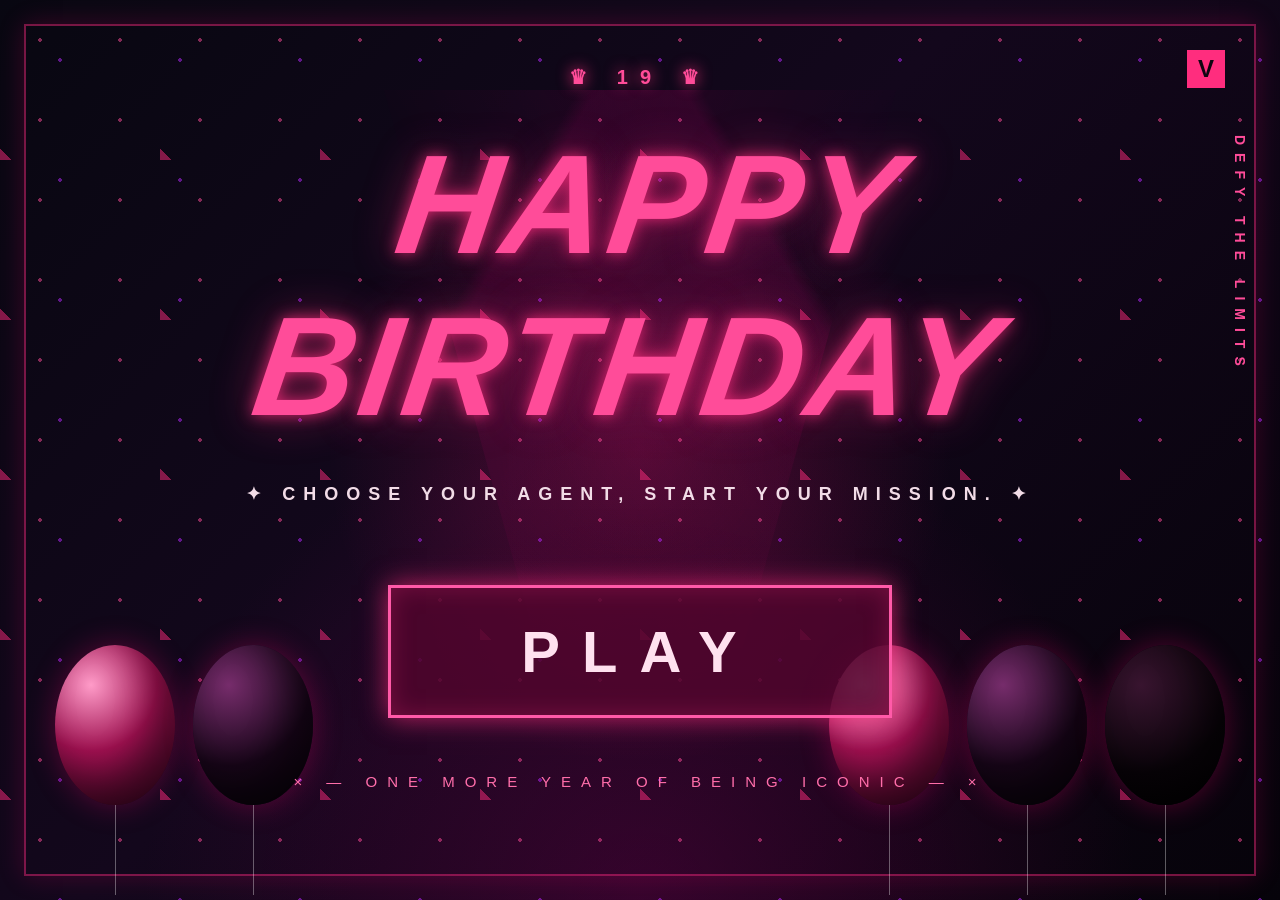
<file: index.html>
<!DOCTYPE html>
<html lang="cs">
<head>
  <meta charset="UTF-8" />
  <meta name="viewport" content="width=device-width, initial-scale=1.0" />
  <title>Happy Birthday</title>
  <link rel="stylesheet" href="style.css" />
</head>
<body>

  <main class="screen">

    <div class="border"></div>

    <div class="valorant-logo">V</div>

    <div class="side-text">DEFY THE LIMITS</div>

    <div class="balloons left">
      <div class="balloon pink"></div>
      <div class="balloon dark"></div>
    </div>

    <div class="balloons right">
      <div class="balloon pink"></div>
      <div class="balloon dark"></div>
      <div class="balloon black"></div>
    </div>

    <section class="content">
      <p class="level">♛  19  ♛</p>

      <h1>HAPPY BIRTHDAY</h1>

      <p class="subtitle">✦ CHOOSE YOUR AGENT, START YOUR MISSION. ✦</p>

      <button onclick="goNext()" class="play-btn">
        PLAY
      </button>

      <p class="bottom-text">× — ONE MORE YEAR OF BEING ICONIC — ×</p>
      <div class="heart"></div>
    </section>

    <div class="confetti"></div>

  </main>

  <script>
    function goNext() {
      window.location.href = "agents.html";
    }
  </script>

</body>
</html>
</file>
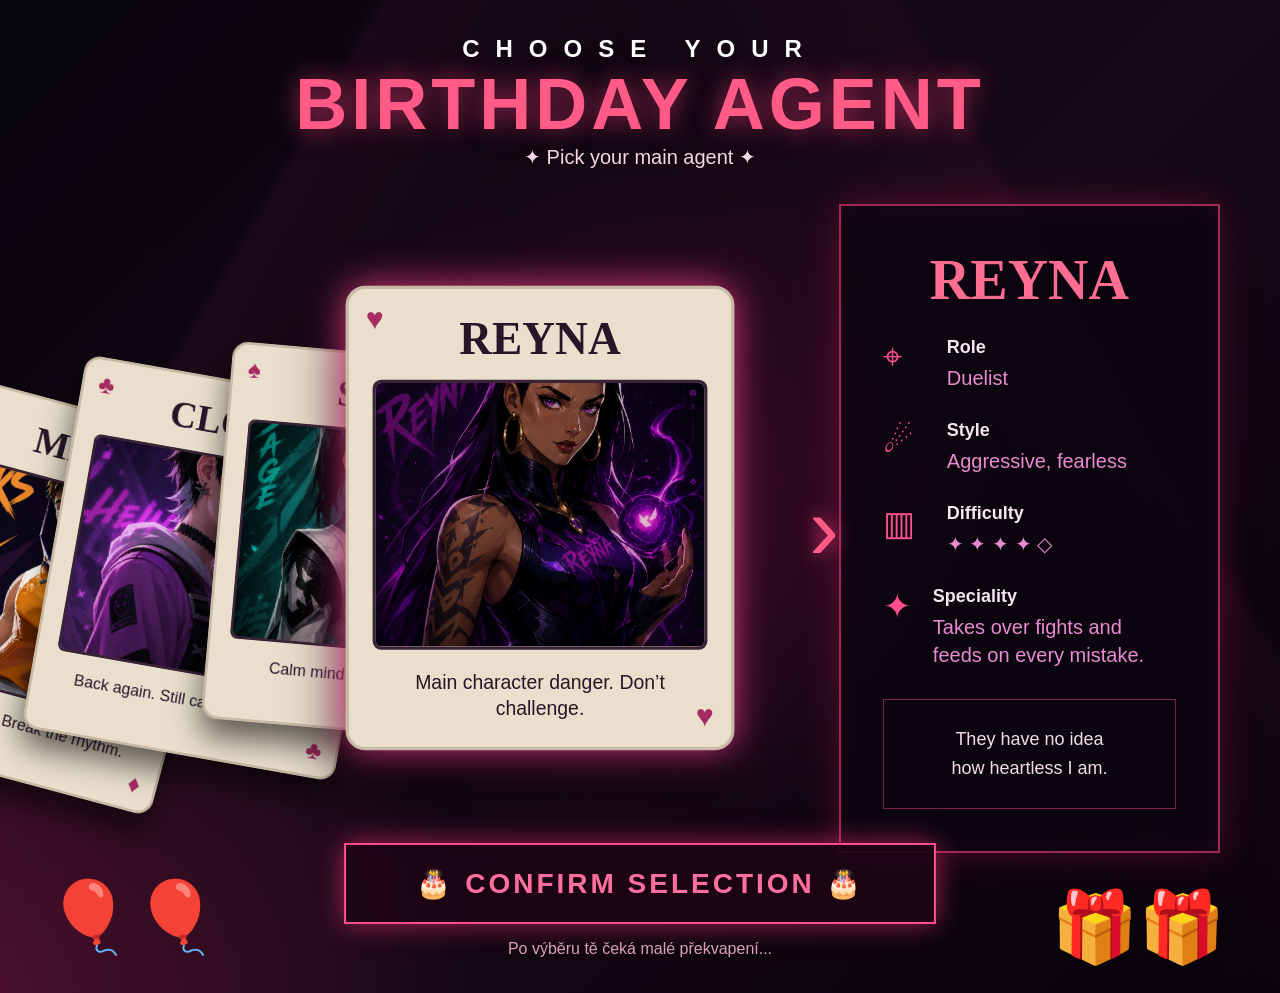
<file: agents.html>
<!DOCTYPE html>
<html lang="cs">
<head>
  <meta charset="UTF-8" />
  <meta name="viewport" content="width=device-width, initial-scale=1.0" />
  <title>Choose Agent</title>
  <link rel="stylesheet" href="agents.css" />
</head>
<body>

<main class="page">
  <header>
    <p>CHOOSE YOUR</p>
    <h1>BIRTHDAY AGENT</h1>
    <span>✦ Pick your main agent ✦</span>
  </header>

  <section class="layout">

    <button class="arrow left" onclick="prevAgent()">‹</button>

    <div class="cards" id="cards"></div>

    <button class="arrow right" onclick="nextAgent()">›</button>

    <aside class="info-panel">
      <h2 id="agentName">REYNA</h2>

      <div class="divider"></div>

      <div class="info-row">
        <span class="icon">⌖</span>
        <div>
          <h3>Role</h3>
          <p id="agentRole">Duelist</p>
        </div>
      </div>

      <div class="info-row">
        <span class="icon">☄</span>
        <div>
          <h3>Style</h3>
          <p id="agentStyle">Agresivní, sebevědomá</p>
        </div>
      </div>

      <div class="info-row">
        <span class="icon">▥</span>
        <div>
          <h3>Difficulty</h3>
          <p id="agentDifficulty">✦ ✦ ✦ ✦ ◇</p>
        </div>
      </div>

      <div class="info-row">
        <span class="icon">✦</span>
        <div>
          <h3>Speciality</h3>
          <p id="agentSpecial">Přebírá kontrolu. Září v každé situaci.</p>
        </div>
      </div>

      <blockquote id="agentQuote">
        Já nehledám problémy.<br>
        Problémy hledají mě.
      </blockquote>
    </aside>

  </section>

  <button class="confirm" onclick="confirmAgent()">
    🎂 CONFIRM SELECTION 🎂
  </button>

  <p class="footer"> Po výběru tě čeká malé překvapení... </p>

  <div class="balloons"></div>
  <div class="gifts"></div>
</main>

<script>
const agents = [
  {
    name: "MIKS",
    card: "♦",
    img: "img/Miks.png",
    text: "Set the tempo. Break the rhythm.",
    role: "Controller",
    style: "Flashy, unpredictable",
    difficulty: "✦ ✦ ✦ ◇ ◇",
    special: "Controls space with rhythm, pressure and pure confidence.",
    quote: "Set the tempo.<br>They follow my beat."
  },
  {
    name: "CLOVE",
    card: "♣",
    img: "img/Clove.png",
    text: "Back again. Still causing trouble.",
    role: "Controller",
    style: "Bold, playful",
    difficulty: "✦ ✦ ✦ ✦ ◇",
    special: "Comes back swinging even when the round looks lost.",
    quote: "Death is not the end.<br>It’s just a wee reset."
  },
  {
    name: "SAGE",
    card: "♠",
    img: "img/Sage.png",
    text: "Calm mind. Stronger team.",
    role: "Sentinel",
    style: "Calm, protective",
    difficulty: "✦ ✦ ◇ ◇ ◇",
    special: "Keeps the team alive when everything starts falling apart.",
    quote: "I am both shield and sword.<br>Stay behind me."
  },
  {
    name: "REYNA",
    card: "♥",
    img: "img/Reyna.png",
    text: "Main character danger. Don’t challenge.",
    role: "Duelist",
    style: "Aggressive, fearless",
    difficulty: "✦ ✦ ✦ ✦ ◇",
    special: "Takes over fights and feeds on every mistake.",
    quote: "They have no idea<br>how heartless I am."
  }
];

let current = 3;
const cardsEl = document.getElementById("cards");

function initCards() {
  cardsEl.innerHTML = "";

  agents.forEach((agent, index) => {
    const card = document.createElement("div");
    card.className = "card";

    card.innerHTML = `
      <div class="corner top">${agent.card}</div>
      <h3>${agent.name}</h3>
      <div class="portrait">
        <img src="${agent.img}" alt="${agent.name}">
      </div>
      <p>${agent.text}</p>
      <div class="corner bottom">${agent.card}</div>
    `;

    card.onclick = () => {
      current = index;
      update();
    };

    cardsEl.appendChild(card);
  });
}

function updateCards() {
  const cards = document.querySelectorAll(".card");

  cards.forEach((card, index) => {
    let offset = index - current;

    card.classList.toggle("active", index === current);

    card.style.transform = `
      translateX(${offset * 165}px)
      translateY(${Math.abs(offset) * 25}px)
      rotate(${offset * -5}deg)
      scale(${index === current ? 1.08 : 0.88})
    `;

    card.style.zIndex = 10 - Math.abs(offset);
    card.style.opacity = Math.abs(offset) > 3 ? 0 : 1;
  });
}

function renderInfo() {
  const agent = agents[current];

  document.getElementById("agentName").innerHTML = agent.name;
  document.getElementById("agentRole").innerHTML = agent.role;
  document.getElementById("agentStyle").innerHTML = agent.style;
  document.getElementById("agentDifficulty").innerHTML = agent.difficulty;
  document.getElementById("agentSpecial").innerHTML = agent.special;
  document.getElementById("agentQuote").innerHTML = agent.quote;
}

function update() {
  updateCards();
  renderInfo();
}

function nextAgent() {
  current = (current + 1) % agents.length;
  update();
}

function prevAgent() {
  current = (current - 1 + agents.length) % agents.length;
  update();
}

function confirmAgent() {
  localStorage.setItem("selectedAgent", agents[current].name);
  window.location.href = "reward.html";
}

initCards();
update();
</script>

</body>
</html>
</file>
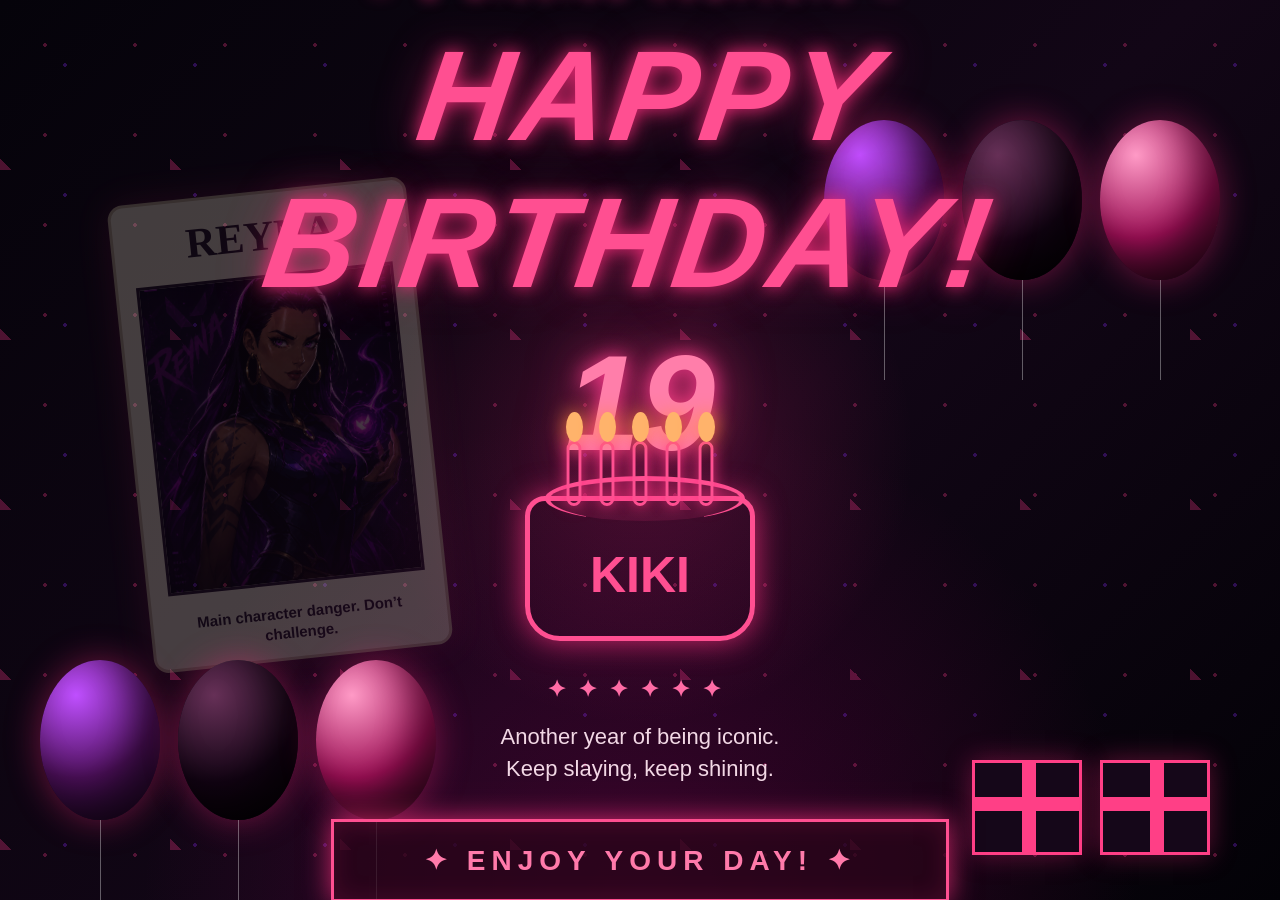
<file: reward.html>
<!DOCTYPE html>
<html lang="cs">
<head>
  <meta charset="UTF-8" />
  <meta name="viewport" content="width=device-width, initial-scale=1.0" />
  <title>Birthday Reward</title>

  <style>
    * {
      margin: 0;
      padding: 0;
      box-sizing: border-box;
    }

    body {
      height: 100vh;
      overflow: hidden;
      font-family: Arial, sans-serif;
      background:
        radial-gradient(circle at center, rgba(255, 40, 130, 0.22), transparent 35%),
        radial-gradient(circle at bottom, rgba(140, 0, 90, 0.35), transparent 45%),
        linear-gradient(135deg, #05030a, #120616 55%, #030207);
      color: white;
    }

    .reward-page {
      position: relative;
      width: 100%;
      height: 100vh;
      display: flex;
      justify-content: center;
      align-items: center;
      text-align: center;
      overflow: hidden;
      padding: 40px;
    }

    .reward-page::before {
      content: "";
      position: absolute;
      inset: 0;
      background-image:
        radial-gradient(#ff3b8d 2px, transparent 2px),
        radial-gradient(#8d2cff 2px, transparent 2px),
        linear-gradient(45deg, #ff3b8d 0 8px, transparent 8px);
      background-size: 90px 90px, 130px 130px, 170px 170px;
      opacity: .28;
      animation: confetti 14s linear infinite;
    }

    @keyframes confetti {
      from { transform: translateY(-80px); }
      to { transform: translateY(80px); }
    }

    .content {
      position: relative;
      z-index: 5;
      transform: translateY(-10px);
    }

    .top-text {
      color: #ff5f9b;
      letter-spacing: 12px;
      font-size: 20px;
      font-weight: bold;
      margin-bottom: 20px;
      text-shadow: 0 0 15px #ff2d7e;
    }

    h1 {
      font-size: clamp(4rem, 10vw, 10rem);
      color: #ff4f91;
      font-weight: 900;
      font-style: italic;
      letter-spacing: 4px;
      text-shadow:
        0 0 18px rgba(255, 45, 126, .9),
        0 0 50px rgba(255, 45, 126, .45);
      transform: skewX(-8deg);
      margin-bottom: 10px;
    }

    .age {
      font-size: 135px;
      color: #ff7eaa;
      font-weight: 900;
      font-style: italic;
      text-shadow:
        0 0 20px #ff3b8d,
        0 0 55px rgba(255, 60, 130, .8);
      margin-bottom: 15px;
    }

    .cake {
      width: 230px;
      height: 145px;
      margin: 0 auto 35px;
      position: relative;
      border: 5px solid #ff4f91;
      border-radius: 20px 20px 35px 35px;
      box-shadow: 0 0 30px rgba(255, 50, 130, .75);
    }

    .cake::before {
      content: "";
      position: absolute;
      top: -25px;
      left: 15px;
      width: 190px;
      height: 40px;
      border: 5px solid #ff4f91;
      border-bottom: none;
      border-radius: 50%;
      background: rgba(255, 60, 130, .12);
    }

    .logo {
      position: absolute;
      bottom: 32px;
      left: 50%;
      transform: translateX(-50%);
      font-size: 50px;
      color: #ff4f91;
      font-weight: bold;
    }

    .candles {
      position: absolute;
      top: -90px;
      left: 50%;
      transform: translateX(-50%);
      display: flex;
      gap: 18px;
    }

    .candle {
      width: 15px;
      height: 65px;
      border: 3px solid #ff4f91;
      border-radius: 8px;
      position: relative;
      box-shadow: 0 0 15px rgba(255, 50, 130, .8);
      top: 30px;
      
    }

    .candle::before {
      content: "";
      position: absolute;
      top: -32px;
      left: 50%;
      width: 17px;
      height: 30px;
      transform: translateX(-50%);
      background: #ffb36b;
      border-radius: 50% 50% 50% 50%;
      box-shadow: 0 0 20px #ff8b3d;
      animation: flame .8s infinite alternate;
    }

    @keyframes flame {
      from { transform: translateX(-50%) scale(1); }
      to { transform: translateX(-50%) scale(1.15); }
    }

    .level {
      color: #ff6ca5;
      letter-spacing: 12px;
      font-size: 23px;
      font-weight: bold;
      margin-bottom: 18px;
    }

    .message {
      font-size: 22px;
      line-height: 1.45;
      color: #f2d8e5;
      margin-bottom: 35px;
    }

    .enjoy {
      padding: 22px 90px;
      border: 3px solid #ff4f91;
      background: rgba(40, 5, 25, .75);
      color: #ff7aaa;
      font-size: 28px;
      font-weight: bold;
      letter-spacing: 6px;
      box-shadow:
        0 0 25px rgba(255, 50, 130, .75),
        inset 0 0 25px rgba(255, 50, 130, .15);
    }

    .agent-card {
      position: absolute;
      left: 130px;
      top: 190px;
      width: 300px;
      height: 470px;
      padding: 18px;
      background: #e8ddc9;
      color: #241426;
      border-radius: 15px;
      border: 3px solid #b9a78f;
      transform: rotate(-6deg);
      opacity: .38;
      filter: brightness(.7);
      box-shadow: 0 0 35px rgba(255, 50, 130, .35);
      z-index: 2;
    }

    .agent-card h2 {
      font-family: Georgia, serif;
      font-size: 42px;
      margin-bottom: 15px;
    }

    .agent-card img {
      width: 100%;
      height: 310px;
      object-fit: cover;
      border: 3px solid #241426;
    }

    .agent-card p {
      margin-top: 15px;
      font-size: 15px;
      line-height: 1.3;
      font-weight: bold;
    }

    .balloons {
      position: absolute;
      display: flex;
      gap: 18px;
      z-index: 3;
    }

    .balloons.left {
      left: 40px;
      bottom: 80px;
    }

    .balloons.right {
      right: 60px;
      top: 120px;
    }

    .balloon {
      width: 120px;
      height: 160px;
      border-radius: 50%;
      background: radial-gradient(circle at 30% 22%, #ff9ac6, #9c0f55 55%, #12030d);
      position: relative;
      box-shadow:
        inset -20px -25px 35px rgba(0,0,0,.45),
        0 0 35px rgba(255, 40, 130, .4);
    }

    .balloon.dark {
      background: radial-gradient(circle at 30% 22%, #663057, #120313 58%, #000);
    }

    .balloon.purple {
      background: radial-gradient(circle at 30% 22%, #bf4fff, #4b0f58 55%, #100313);
    }

    .balloon::after {
      content: "";
      position: absolute;
      bottom: -100px;
      left: 50%;
      width: 1px;
      height: 100px;
      background: rgba(255,255,255,.35);
    }

    .gifts {
      position: absolute;
      right: 70px;
      bottom: 45px;
      display: flex;
      gap: 18px;
      z-index: 3;
    }

    .gift {
      width: 110px;
      height: 95px;
      background: #150719;
      border: 3px solid #ff3f86;
      box-shadow: 0 0 25px rgba(255, 40, 130, .35);
      position: relative;
    }

    .gift::before {
      content: "";
      position: absolute;
      left: 45%;
      top: 0;
      width: 14px;
      height: 100%;
      background: #ff3f86;
    }

    .gift::after {
      content: "";
      position: absolute;
      top: 38%;
      left: 0;
      width: 100%;
      height: 14px;
      background: #ff3f86;
    }

    @media (max-width: 1000px) {
      .agent-card,
      .balloons,
      .gifts {
        display: none;
      }

      .enjoy {
        padding: 18px 35px;
        font-size: 20px;
      }

      .age {
      font-size: 160px;
      font-weight: 900;
      color: #ff6ea8;
      margin: 10px 0 25px;
      text-shadow:
        0 0 20px #ff3b8d,
        0 0 60px rgba(255, 60, 130, 0.9),
        0 0 120px rgba(255, 60, 130, 0.6);
      position: relative;
      z-index: 5;
      top: -70px;

}
    }
  </style>
</head>

<body>

  <main class="reward-page">

    <div class="agent-card">
      <h2 id="agentName">REYNA</h2>
      <img id="agentImg" src="" alt="Vybraný agent">
      <p id="agentText">Main character danger. Don’t challenge.</p>
    </div>

    <div class="balloons left">
      <div class="balloon purple"></div>
      <div class="balloon dark"></div>
      <div class="balloon"></div>
    </div>

    <div class="balloons right">
      <div class="balloon purple"></div>
      <div class="balloon dark"></div>
      <div class="balloon"></div>
    </div>

    <div class="gifts">
      <div class="gift"></div>
      <div class="gift"></div>
    </div>

    <section class="content">
      <div class="top-text">— ♛ MISSION COMPLETE —</div>

      <h1>HAPPY BIRTHDAY!</h1>

      <div class="age">19</div>

      <div class="cake">
        <div class="candles">
          <div class="candle"></div>
          <div class="candle"></div>
          <div class="candle"></div>
          <div class="candle"></div>
          <div class="candle"></div>
        </div>
        <div class="logo">KIKI</div>
      </div>

      <div class="level">✦✦✦✦✦✦</div>

      <div class="message">
        Another year of being iconic.<br>
        Keep slaying, keep shining.
      </div>

      <button class="enjoy" onclick="goHome()">✦ ENJOY YOUR DAY! ✦</button>
    </section>

  </main>

  <script>
    const agents = {
      MIKS: {
        img: "img/Miks.png",
        text: "Set the tempo. They follow my beat."
      },
      CLOVE: {
        img: "img/Clove.png",
        text: "Back again. Still causing trouble."
      },
      SAGE: {
        img: "img/Sage.png",
        text: "Support queen a calm energy."
      },
      REYNA: {
        img: "img/Reyna.png",
        text: "Main character danger. Don’t challenge."
      }
    };

    const selectedAgent = localStorage.getItem("selectedAgent") || "REYNA";
    const agent = agents[selectedAgent] || agents.REYNA;

    document.getElementById("agentName").textContent = selectedAgent;
    document.getElementById("agentImg").src = agent.img;
    document.getElementById("agentText").textContent = agent.text;

    function goHome() {
      window.location.href = "index.html";
    }
  </script>

</body>
</html>
</file>
<file: style.css>
* {
    margin: 0;
    padding: 0;
    box-sizing: border-box;
  }
  
  body {
    height: 100vh;
    overflow: hidden;
    font-family: "Arial Narrow", Arial, sans-serif;
    background: #05030c;
    color: white;
  }
  
  .screen {
    position: relative;
    width: 100%;
    height: 100vh;
    background:
      radial-gradient(circle at center, rgba(255, 20, 120, 0.25), transparent 40%),
      radial-gradient(circle at bottom, rgba(130, 0, 90, 0.35), transparent 45%),
      linear-gradient(135deg, #080711, #13071c 45%, #06030a);
    display: flex;
    align-items: center;
    justify-content: center;
    overflow: hidden;
  }
  
  .screen::before {
    content: "";
    position: absolute;
    inset: 0;
    background:
      linear-gradient(120deg, transparent 35%, rgba(255, 0, 140, 0.12) 36%, transparent 55%),
      linear-gradient(-120deg, transparent 35%, rgba(255, 0, 140, 0.12) 36%, transparent 55%);
    clip-path: polygon(30% 10%, 70% 10%, 58% 72%, 42% 72%);
    opacity: 0.75;
  }
  
  .border {
    position: absolute;
    inset: 24px;
    border: 2px solid rgba(255, 40, 130, 0.45);
    box-shadow: 0 0 25px rgba(255, 0, 120, 0.2);
  }
  
  .valorant-logo {
    position: absolute;
    top: 50px;
    right: 55px;
    width: 38px;
    height: 38px;
    background: #ff2d7e;
    color: #100511;
    display: flex;
    align-items: center;
    justify-content: center;
    font-weight: 900;
    font-size: 24px;
  }
  
  .side-text {
    position: absolute;
    right: 32px;
    top: 135px;
    writing-mode: vertical-rl;
    letter-spacing: 8px;
    color: #ff4c99;
    font-size: 14px;
    font-weight: bold;
  }
  
  .content {
    position: relative;
    z-index: 2;
    text-align: center;
    transform: translateY(-10px);
  }
  
  .level {
    color: #ff4c99;
    letter-spacing: 12px;
    font-size: 20px;
    font-weight: bold;
    margin-bottom: 35px;
    text-shadow: 0 0 15px #ff2d7e;
  }
  
  h1 {
    font-size: clamp(4rem, 11vw, 11rem);
    color: #ff4c99;
    font-weight: 900;
    font-style: italic;
    letter-spacing: 4px;
    text-shadow:
      0 0 15px rgba(255, 45, 126, 0.8),
      0 0 45px rgba(255, 45, 126, 0.45);
    transform: skewX(-8deg);
    margin-bottom: 35px;
  }
  
  .subtitle {
    color: #f2dce7;
    letter-spacing: 8px;
    font-size: 18px;
    font-weight: bold;
    margin-bottom: 80px;
  }
  
  .play-btn {
    position: relative;
    padding: 30px 130px;
    background: rgba(80, 5, 45, 0.85);
    border: 3px solid #ff5aa8;
    color: #ffe1ef;
    font-size: 58px;
    letter-spacing: 22px;
    font-weight: bold;
    cursor: pointer;
    box-shadow:
      0 0 25px rgba(255, 45, 126, 0.7),
      inset 0 0 25px rgba(255, 45, 126, 0.25);
    transition: 0.25s ease;
  }
  
  .play-btn:hover {
    transform: scale(1.06);
    background: rgba(255, 45, 126, 0.22);
    box-shadow:
      0 0 45px rgba(255, 45, 126, 1),
      inset 0 0 35px rgba(255, 45, 126, 0.35);
  }
  
  .bottom-text {
    margin-top: 55px;
    color: #ff6eaa;
    letter-spacing: 10px;
    font-size: 15px;
  }
  
  .heart {
    margin-top: 25px;
    color: #ff3b87;
    font-size: 24px;
  }
  
  .balloons {
    position: absolute;
    bottom: 95px;
    display: flex;
    gap: 18px;
    z-index: 1;
  }
  
  .balloons.left {
    left: 55px;
  }
  
  .balloons.right {
    right: 55px;
  }
  
  .balloon {
    width: 120px;
    height: 160px;
    border-radius: 50%;
    background: radial-gradient(circle at 30% 25%, #ff9bc8, #9d104f 45%, #240316);
    box-shadow: inset -20px -25px 35px rgba(0,0,0,0.35), 0 0 30px rgba(255, 0, 120, 0.3);
    position: relative;
  }
  
  .balloon.dark {
    background: radial-gradient(circle at 30% 25%, #762c6b, #170518 55%, #030205);
  }
  
  .balloon.black {
    background: radial-gradient(circle at 30% 25%, #38142f, #080308 60%, #000);
  }
  
  .balloon::after {
    content: "";
    position: absolute;
    bottom: -90px;
    left: 50%;
    width: 1px;
    height: 90px;
    background: rgba(255,255,255,0.35);
  }
  
  .confetti::before,
  .confetti::after {
    content: "";
    position: absolute;
    inset: 0;
    background-image:
      radial-gradient(#ff4c99 2px, transparent 2px),
      radial-gradient(#b529ff 2px, transparent 2px),
      linear-gradient(45deg, #ff2d7e 0 8px, transparent 8px);
    background-size: 80px 80px, 120px 120px, 160px 160px;
    opacity: 0.35;
    animation: fall 12s linear infinite;
  }
  
  .confetti::after {
    animation-duration: 18s;
    opacity: 0.22;
  }
  
  @keyframes fall {
    from {
      transform: translateY(-100px);
    }
    to {
      transform: translateY(100px);
    }
  }
</file>
<file: agents.css>
* {
    margin: 0;
    padding: 0;
    box-sizing: border-box;
  }
  
  body {
    min-height: 100vh;
    background: #06030a;
    color: white;
    font-family: Arial, sans-serif;
    overflow: hidden;
  }
  
  .page {
    position: relative;
    min-height: 100vh;
    padding: 35px 60px;
    background:
      radial-gradient(circle at center, rgba(255, 30, 120, 0.18), transparent 45%),
      radial-gradient(circle at bottom left, rgba(255, 45, 126, 0.22), transparent 30%),
      linear-gradient(135deg, #07040c, #160815 55%, #050209);
  }
  
  .page::before {
    content: "";
    position: absolute;
    inset: 0;
    background-image:
      linear-gradient(120deg, transparent 20%, rgba(255, 60, 140, 0.08) 21%, transparent 35%),
      linear-gradient(-120deg, transparent 20%, rgba(255, 60, 140, 0.06) 21%, transparent 40%);
    opacity: 0.8;
  }
  
  header {
    position: relative;
    z-index: 3;
    text-align: center;
  }
  
  header p {
    letter-spacing: 16px;
    font-size: 24px;
    font-weight: bold;
  }
  
  header h1 {
    color: #ff5b86;
    font-size: 72px;
    letter-spacing: 4px;
    text-shadow: 0 0 25px rgba(255, 65, 130, 0.6);
  }
  
  header span {
    font-size: 20px;
    color: #f3d8e2;
  }
  
  .layout {
    position: relative;
    z-index: 3;
    display: flex;
    align-items: center;
    justify-content: space-between;
    margin-top: 35px;
  }
  
  .cards {
    position: relative;
    width: 720px;
    height: 520px;
    margin-left: 20px;
  }
  
  .card {
    position: absolute;
    left: 250px;
    top: 35px;
    width: 360px;
    height: 430px;
    padding: 22px;
    background: #eadfcd;
    border: 3px solid #c7b9a3;
    border-radius: 18px;
    color: #271528;
    box-shadow: 0 20px 35px rgba(0, 0, 0, 0.6);
      transition:
      transform 0.45s cubic-bezier(.25,.8,.25,1),
      opacity 0.3s ease,
      box-shadow 0.3s ease;
    will-change: transform;
    cursor: pointer;
  }
  
  .card.active {
    box-shadow:
      0 0 35px rgba(255, 66, 150, 0.85),
      0 30px 55px rgba(0, 0, 0, 0.85);
        transition: 
        transform 0.45s cubic-bezier(.25,.8,.25,1),
        box-shadow 0.35s ease;
  }
  
  .card h3 {
    text-align: center;
    font-size: 42px;
    margin-bottom: 14px;
    font-family: Georgia, serif;
  }
  
  .portrait {
    height: 250px;
    border: 3px solid #3a2336;
    overflow: hidden;
    border-radius: 8px;
    background: #211021;
  }
  
  .portrait img {
    width: 100%;
    height: 100%;
    object-fit: cover;
  }
  
  .card p {
    margin-top: 18px;
    font-size: 18px;
    text-align: center;
    line-height: 1.35;
  }
  
  .corner {
    position: absolute;
    color: #a72b62;
    font-size: 28px;
    font-weight: bold;
  }
  
  .corner.top {
    top: 12px;
    left: 16px;
  }
  
  .corner.bottom {
    right: 16px;
    bottom: 12px;
  }
  
  .arrow {
    z-index: 5;
    background: none;
    border: none;
    color: #ff5b86;
    font-size: 90px;
    cursor: pointer;
    text-shadow: 0 0 20px #ff3d84;
    transition: 0.2s;
  }
  
  .arrow:hover {
    transform: scale(1.2);
  }
  
  .info-panel {
    width: 390px;
    min-height: 560px;
    padding: 42px;
    border: 2px solid rgba(255, 68, 130, 0.6);
    background: rgba(10, 5, 15, 0.82);
    box-shadow:
      0 0 35px rgba(255, 35, 110, 0.25),
      inset 0 0 25px rgba(255, 35, 110, 0.08);
  }
  
  .info-panel h2 {
    text-align: center;
    font-size: 56px;
    color: #ff6d91;
    font-family: Georgia, serif;
  }
  
  .divider {
    text-align: center;
    color: #ff4f8d;
    margin: 25px 0;
    font-size: 24px;
  }
  
  .info-row {
    display: flex;
    gap: 22px;
    margin-bottom: 28px;
  }
  
  .icon {
    color: #ff4f8d;
    font-size: 34px;
    width: 42px;
  }
  
  .info-row h3 {
    color: #f7e6ec;
    font-size: 18px;
    margin-bottom: 6px;
  }
  
  .info-row p {
    color: #e98bd0;
    font-size: 20px;
    line-height: 1.4;
  }
  
  blockquote {
    margin-top: 30px;
    padding: 25px;
    border: 1px solid rgba(255, 70, 135, 0.45);
    color: #f3dce6;
    font-size: 18px;
    line-height: 1.6;
    text-align: center;
  }
  
  .confirm {
    position: relative;
    z-index: 4;
    display: block;
    margin: -10px auto 0;
    padding: 22px 70px;
    background: rgba(30, 5, 20, 0.9);
    border: 2px solid #ff4d8d;
    color: #ff6f9d;
    font-size: 28px;
    letter-spacing: 3px;
    font-weight: bold;
    cursor: pointer;
    box-shadow: 0 0 25px rgba(255, 50, 120, 0.6);
    transition: 0.25s;
  }
  
  .confirm:hover {
    transform: scale(1.05);
    background: rgba(255, 50, 120, 0.18);
  }
  
  .footer {
    position: relative;
    z-index: 4;
    text-align: center;
    color: #d9a1b8;
    margin-top: 16px;
  }
  
  .balloons::before {
    content: "🎈🎈";
    position: absolute;
    left: 45px;
    bottom: 35px;
    font-size: 70px;
  }
  
  .gifts::before {
    content: "🎁🎁";
    position: absolute;
    right: 55px;
    bottom: 25px;
    font-size: 70px;
  }
</file>
